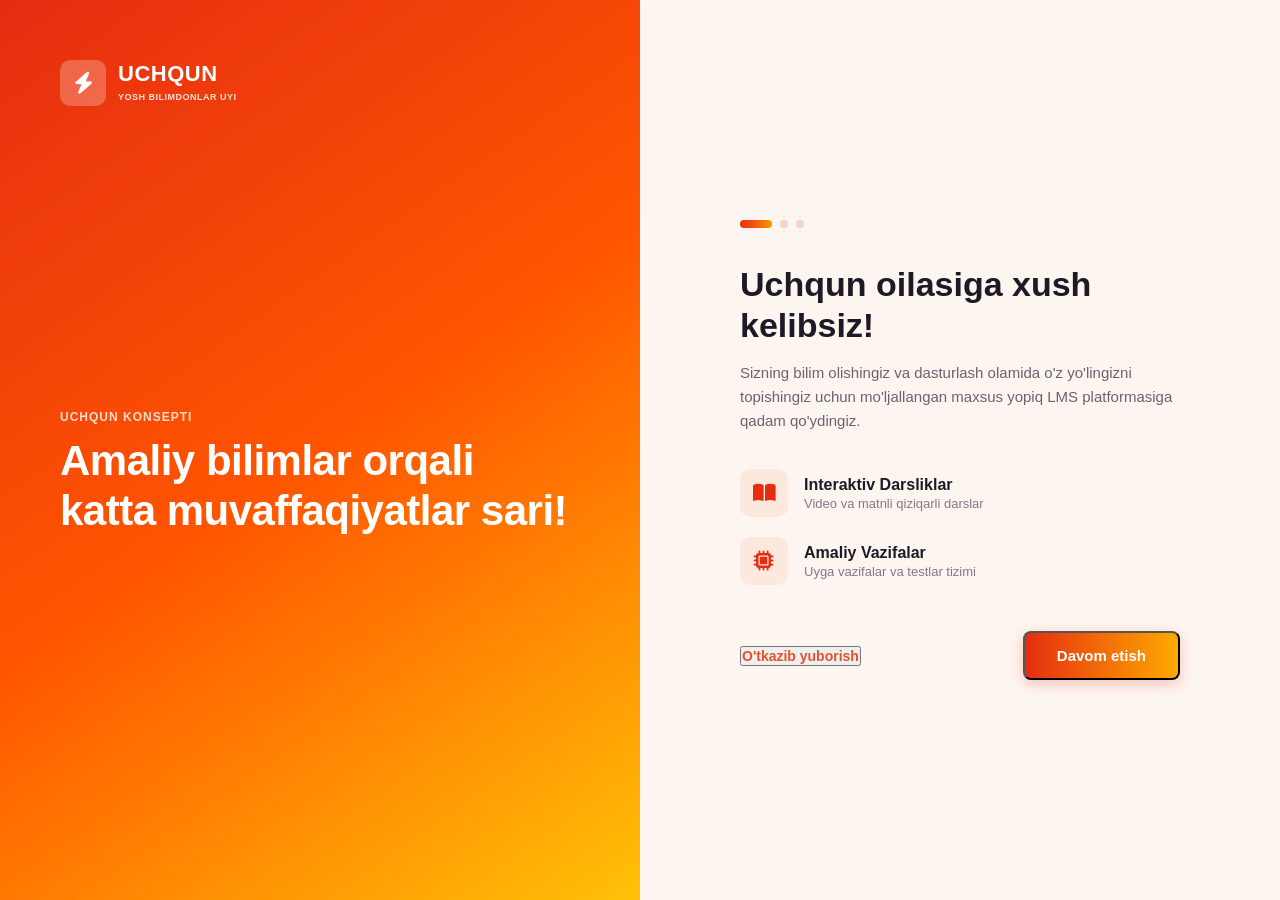
<file: intro_onboarding/index.html>
<!DOCTYPE html>
<html lang="uz">
<head>
    <meta charset="UTF-8">
    <meta name="viewport" content="width=device-width, initial-scale=1.0">
    <title>UCHQUN - Intro Onboarding</title>
    <!-- Font Awesome -->
    <link rel="stylesheet" href="https://cdnjs.cloudflare.com/ajax/libs/font-awesome/6.4.0/css/all.min.css">
    <link rel="stylesheet" href="style.css">
</head>
<body>

    <div class="intro-container">
        <!-- Chap tomon (Banner) -->
        <div class="left-banner">
            <div class="logo-area">
                <div class="logo-icon">
                    <i class="fa-solid fa-bolt"></i>
                </div>
                <div class="logo-text">
                    <h1>UCHQUN</h1>
                    <span>YOSH BILIMDONLAR UYI</span>
                </div>
            </div>

            <div class="banner-content">
                <span class="banner-tag">UCHQUN KONSEPTI</span>
                <h2>Amaliy bilimlar orqali katta muvaffaqiyatlar sari!</h2>
            </div>

            <div></div>
        </div>

        <!-- O'ng tomon (Kontent) -->
        <div class="right-content-container">
            <div class="content-wrapper">
                
                <div class="pagination-dots">
                    <span class="dot active"></span>
                    <span class="dot"></span>
                    <span class="dot"></span>
                </div>

                <h2 class="main-title">Uchqun oilasiga xush kelibsiz!</h2>
                <p class="description">
                    Sizning bilim olishingiz va dasturlash olamida o'z yo'lingizni topishingiz uchun mo'ljallangan maxsus yopiq LMS platformasiga qadam qo'ydingiz.
                </p>

                <div class="features-list">
                    <div class="feature-item">
                        <div class="feature-icon">
                            <i class="fa-solid fa-book-open"></i>
                        </div>
                        <div class="feature-text">
                            <h3>Interaktiv Darsliklar</h3>
                            <p>Video va matnli qiziqarli darslar</p>
                        </div>
                    </div>

                    <div class="feature-item">
                        <div class="feature-icon">
                            <i class="fa-solid fa-microchip"></i>
                        </div>
                        <div class="feature-text">
                            <h3>Amaliy Vazifalar</h3>
                            <p>Uyga vazifalar va testlar tizimi</p>
                        </div>
                    </div>
                </div>

                <div class="action-buttons">
                    <button id="skipBtn" class="skip-btn">O'tkazib yuborish</button>
                    <button id="nextBtn" class="next-btn">Davom etish</button>
                </div>

            </div>
        </div>
    </div>

    <script src="app.js"></script>
</body>
</html>
</file>
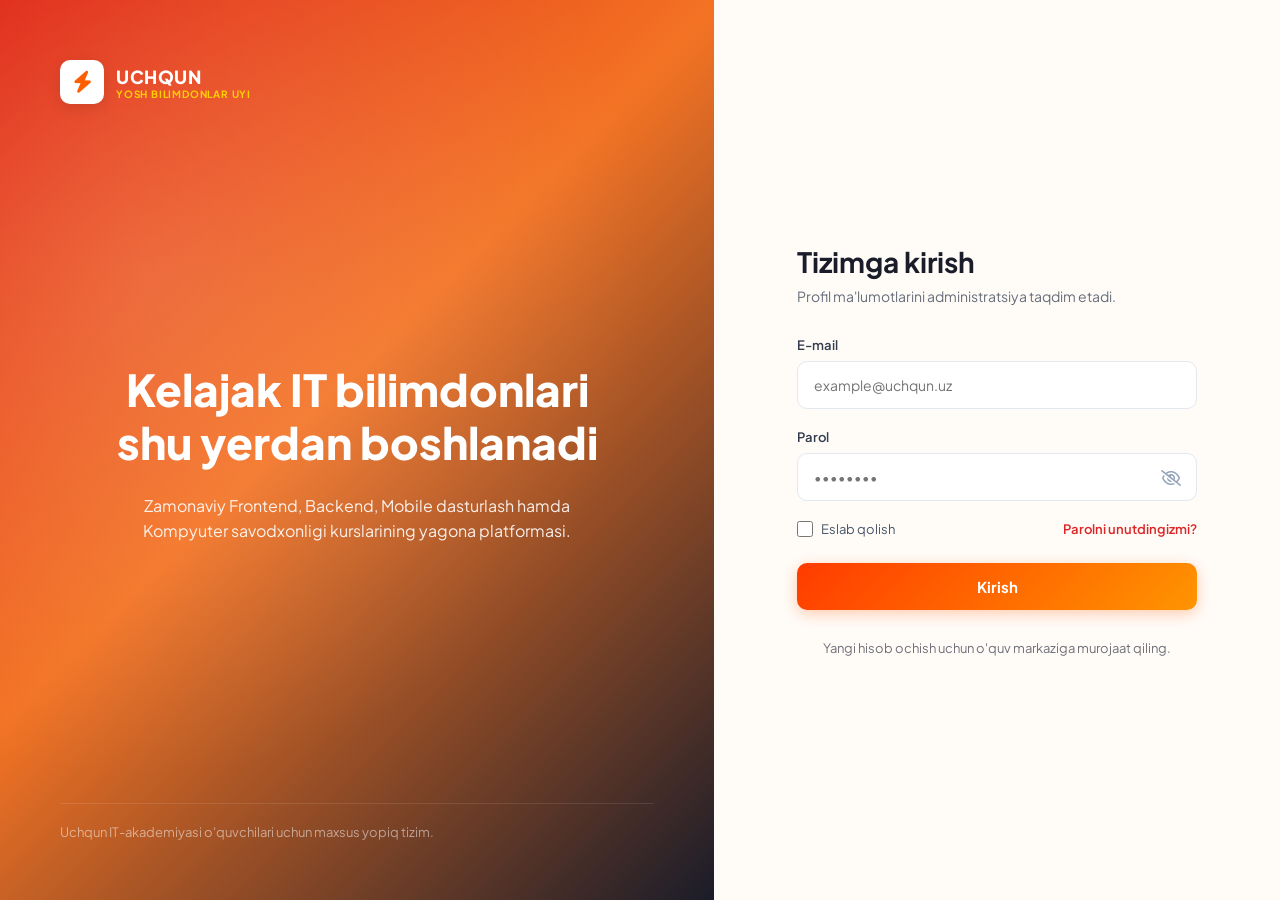
<file: login_screen/index.html>
<!doctype html>
<html lang="uz">
  <head>
    <meta charset="UTF-8" />
    <meta name="viewport" content="width=device-width, initial-scale=1.0" />
    <title>Tizimga kirish - UCHQUN</title>
    <!-- Google Fonts -->
    <link
      href="https://fonts.googleapis.com/css2?family=Plus+Jakarta+Sans:wght@400;500;600;700;800&display=swap"
      rel="stylesheet"
    />
    <!-- FontAwesome icons -->
    <link
      rel="stylesheet"
      href="https://cdnjs.cloudflare.com/ajax/libs/font-awesome/6.4.0/css/all.min.css"
    />
    <link rel="stylesheet" href="style.css" />
  </head>
  <body>
    <div class="login-container">
      <!-- Chap tomon (Gradient fon va markazlashgan matnlar) -->
      <div class="login-banner">
        <div class="banner-content-top">
          <div class="logo-box">
            <div class="logo-icon">
              <i class="fa-solid fa-bolt"></i>
            </div>
            <div class="logo-text">
              <span class="brand-name">UCHQUN</span>
              <span class="brand-sub">YOSH BILIMDONLAR UYI</span>
            </div>
          </div>
        </div>

        <div class="banner-text-centered">
          <h1>Kelajak IT bilimdonlari shu yerdan boshlanadi</h1>
          <p>
            Zamonaviy Frontend, Backend, Mobile dasturlash hamda Kompyuter
            savodxonligi kurslarining yagona platformasi.
          </p>
        </div>

        <div class="banner-footer">
          <p>Uchqun IT-akademiyasi o'quvchilari uchun maxsus yopiq tizim.</p>
        </div>
      </div>

      <!-- O'ng tomon (Kirish formasi) -->
      <div class="login-form-section">
        <div class="form-wrapper">
          <div class="form-header">
            <h2>Tizimga kirish</h2>
            <p>Profil ma'lumotlarini administratsiya taqdim etadi.</p>
          </div>

          <form class="auth-form" onsubmit="event.preventDefault()">
            <div class="input-group">
              <label for="email">E-mail</label>
              <input
                type="email"
                id="email"
                placeholder="example@uchqun.uz"
                required
              />
            </div>

            <div class="input-group">
              <label for="password">Parol</label>
              <div class="password-wrapper">
                <input
                  type="password"
                  id="password"
                  placeholder="••••••••"
                  required
                />
                <button
                  type="button"
                  class="toggle-password"
                  id="togglePassword"
                >
                  <i class="fa-regular fa-eye-slash"></i>
                </button>
              </div>
            </div>

            <div class="form-actions">
              <label class="remember-me">
                <input type="checkbox" />
                <span>Eslab qolish</span>
              </label>
              <a href="#" class="forgot-password">Parolni unutdingizmi?</a>
            </div>

            <button type="submit" class="submit-btn" id="btn_login">Kirish</button>

            <div class="form-footer-text">
              <p>Yangi hisob ochish uchun o'quv markaziga murojaat qiling.</p>
            </div>
          </form>
        </div>
      </div>
    </div>

    <script src="library.js"></script>
    <script src="app.js">
      // Parolni ko'rsatish/yashirish funksionalligi
    </script>

  </body>
</html>
</file>
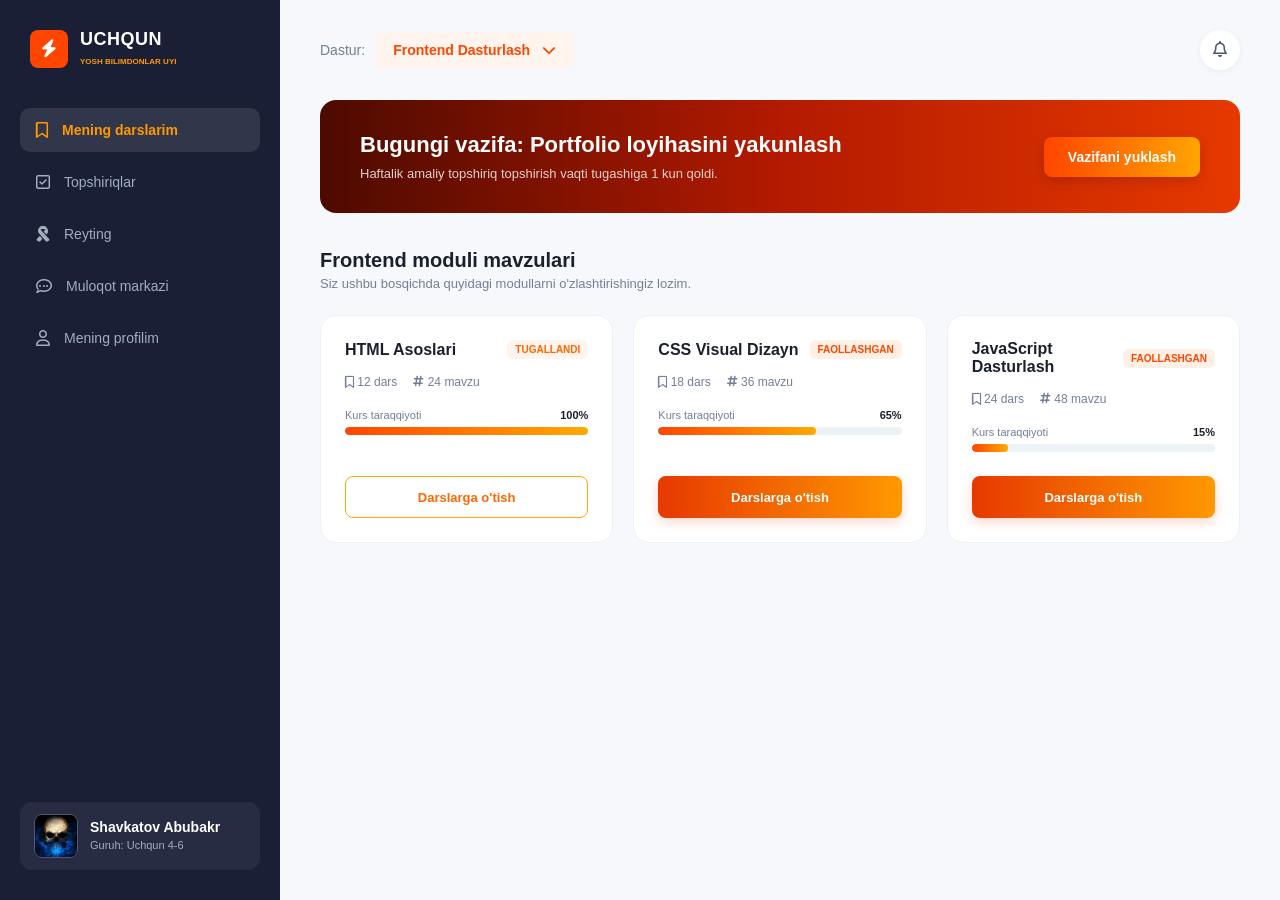
<file: main_dashboard/index.html>
<!DOCTYPE html>
<html lang="uz">
<head>
    <meta charset="UTF-8">
    <meta name="viewport" content="width=device-width, initial-scale=1.0">
    <title>UCHQUN - Asosiy Boshqaruv Paneli</title>
    <!-- Font Awesome -->
    <link rel="stylesheet" href="https://cdnjs.cloudflare.com/ajax/libs/font-awesome/6.4.0/css/all.min.css">
    <link rel="stylesheet" href="style.css">
</head>
<body>

    <div class="dashboard-container">
        <!-- Chap tomondagi Yon Menyu (Sidebar) -->
        <aside class="sidebar">
            <div class="sidebar-top">
                <div class="logo-area">
                    <div class="logo-icon">
                        <i class="fa-solid fa-bolt"></i>
                    </div>
                    <div class="logo-text">
                        <h1>UCHQUN</h1>
                        <span>YOSH BILIMDONLAR UYI</span>
                    </div>
                </div>

                <nav class="nav-menu">
                    <a href="#" class="nav-item active">
                        <i class="fa-regular fa-bookmark"></i>
                        <span>Mening darslarim</span>
                    </a>
                    <a href="#" class="nav-item">
                        <i class="fa-regular fa-square-check"></i>
                        <span>Topshiriqlar</span>
                    </a>
                    <a href="#" class="nav-item">
                        <i class="fa-solid fa-ribbon"></i>
                        <span>Reyting</span>
                    </a>
                    <a href="#" class="nav-item">
                        <i class="fa-regular fa-comment-dots"></i>
                        <span>Muloqot markazi</span>
                    </a>
                    <a href="#" class="nav-item">
                        <i class="fa-regular fa-user"></i>
                        <span>Mening profilim</span>
                    </a>
                </nav>
            </div>

            <!-- Pastki User Profil qismi -->
            <div class="user-profile-card">
                <img src="999.jpg" alt="Shavkatov Abubakr" class="user-avatar">
                <div class="user-info">
                    <h4 class="user-name">Shavkatov Abubakr</h4>
                    <span class="user-group">Guruh: Uchqun 4-6</span>
                </div>
            </div>
        </aside>

        <!-- O'ng tomondagi Asosiy Kontent Paneli -->
        <main class="main-content">
            <!-- Yuqori Header -->
            <header class="top-header">
                <div class="course-selector">
                    <span class="selector-label">Dastur:</span>
                    <div class="dropdown-btn">
                        <span>Frontend Dasturlash</span>
                        <i class="fa-solid fa-chevron-down"></i>
                    </div>
                </div>

                <button class="notification-btn">
                    <i class="fa-regular fa-bell"></i>
                </button>
            </header>

            <!-- Banner (Bugungi vazifa) -->
            <div class="task-banner">
                <div class="banner-text">
                    <h2>Bugungi vazifa: Portfolio loyihasini yakunlash</h2>
                    <p>Haftalik amaliy topshiriq topshirish vaqti tugashiga 1 kun qoldi.</p>
                </div>
                <button class="submit-task-btn">Vazifani yuklash</button>
            </div>

            <!-- Kurs Modullari Sarlavhasi -->
            <div class="modules-header">
                <h3>Frontend moduli mavzulari</h3>
                <p>Siz ushbu bosqichda quyidagi modullarni o'zlashtirishingiz lozim.</p>
            </div>

            <!-- Modullar Kartalari -->
            <div class="modules-grid">
                
                <!-- 1-Modul: HTML Asoslari -->
                <div class="module-card">
                    <div class="card-top">
                        <h4>HTML Asoslari</h4>
                        <span class="badge completed">TUGALLANDI</span>
                    </div>
                    <div class="card-stats">
                        <span><i class="fa-regular fa-bookmark"></i> 12 dars</span>
                        <span><i class="fa-solid fa-hashtag"></i> 24 mavzu</span>
                    </div>
                    <div class="progress-section">
                        <div class="progress-info">
                            <span>Kurs taraqqiyoti</span>
                            <span class="percent">100%</span>
                        </div>
                        <div class="progress-bar">
                            <div class="progress-fill fill-100"></div>
                        </div>
                    </div>
                    <button class="card-btn outline">Darslarga o'tish</button>
                </div>

                <!-- 2-Modul: CSS Visual Dizayn -->
                <div class="module-card">
                    <div class="card-top">
                        <h4>CSS Visual Dizayn</h4>
                        <span class="badge active">FAOLLASHGAN</span>
                    </div>
                    <div class="card-stats">
                        <span><i class="fa-regular fa-bookmark"></i> 18 dars</span>
                        <span><i class="fa-solid fa-hashtag"></i> 36 mavzu</span>
                    </div>
                    <div class="progress-section">
                        <div class="progress-info">
                            <span>Kurs taraqqiyoti</span>
                            <span class="percent">65%</span>
                        </div>
                        <div class="progress-bar">
                            <div class="progress-fill fill-65"></div>
                        </div>
                    </div>
                    <button class="card-btn filled">Darslarga o'tish</button>
                </div>

                <!-- 3-Modul: JavaScript Dasturlash -->
                <div class="module-card">
                    <div class="card-top">
                        <h4>JavaScript Dasturlash</h4>
                        <span class="badge active">FAOLLASHGAN</span>
                    </div>
                    <div class="card-stats">
                        <span><i class="fa-regular fa-bookmark"></i> 24 dars</span>
                        <span><i class="fa-solid fa-hashtag"></i> 48 mavzu</span>
                    </div>
                    <div class="progress-section">
                        <div class="progress-info">
                            <span>Kurs taraqqiyoti</span>
                            <span class="percent">15%</span>
                        </div>
                        <div class="progress-bar">
                            <div class="progress-fill fill-15"></div>
                        </div>
                    </div>
                    <button class="card-btn filled">Darslarga o'tish</button>
                </div>

            </div>
        </main>
    </div>

    <script src="app.js"></script>
</body>
</html>
</file>
<file: intro_onboarding/style.css>
* {
    margin: 0;
    padding: 0;
    box-sizing: border-box;
    font-family: -apple-system, BlinkMacSystemFont, "Segoe UI", Roboto, Helvetica, Arial, sans-serif;
}

html, body {
    width: 100vw;
    height: 100vh;
    overflow: hidden;
}

.intro-container {
    display: flex;
    width: 100vw;
    height: 100vh;
}

.left-banner {
    flex: 1;
    background: linear-gradient(145deg, #e52d11 0%, #ff5500 50%, #ffc107 100%);
    padding: 60px;
    display: flex;
    flex-direction: column;
    justify-content: space-between;
    color: #ffffff;
}

.logo-area {
    display: flex;
    align-items: center;
    gap: 12px;
}

.logo-icon {
    width: 46px;
    height: 46px;
    background-color: rgba(255, 255, 255, 0.25);
    backdrop-filter: blur(8px);
    border-radius: 10px;
    display: flex;
    justify-content: center;
    align-items: center;
    color: #ffffff;
    font-size: 22px;
}

.logo-text h1 {
    font-size: 22px;
    font-weight: 800;
    letter-spacing: 0.5px;
    line-height: 1.1;
}

.logo-text span {
    font-size: 9px;
    font-weight: 700;
    color: rgba(255, 255, 255, 0.85);
    letter-spacing: 0.5px;
}

.banner-content {
    max-width: 520px;
}

.banner-tag {
    font-size: 12px;
    font-weight: 700;
    letter-spacing: 1px;
    color: rgba(255, 255, 255, 0.8);
    display: block;
    margin-bottom: 12px;
    text-transform: uppercase;
}

.banner-content h2 {
    font-size: 42px;
    font-weight: 800;
    line-height: 1.18;
    letter-spacing: -0.5px;
}

.right-content-container {
    flex: 1;
    background-color: #fdf6f0;
    display: flex;
    justify-content: center;
    align-items: center;
    padding: 60px;
}

.content-wrapper {
    width: 100%;
    max-width: 440px;
}

.pagination-dots {
    display: flex;
    align-items: center;
    gap: 8px;
    margin-bottom: 36px;
}

.dot {
    width: 8px;
    height: 8px;
    border-radius: 50%;
    background-color: #f5d3c8;
}

.dot.active {
    width: 32px;
    height: 8px;
    border-radius: 4px;
    background: linear-gradient(90deg, #e52d11, #ff9100);
}

.main-title {
    font-size: 34px;
    font-weight: 800;
    color: #1e1926;
    margin-bottom: 16px;
    line-height: 1.2;
}

.description {
    font-size: 15px;
    line-height: 1.6;
    color: #6b6270;
    margin-bottom: 36px;
}

.features-list {
    display: flex;
    flex-direction: column;
    gap: 20px;
    margin-bottom: 46px;
}

.feature-item {
    display: flex;
    align-items: center;
    gap: 16px;
}

.feature-icon {
    width: 48px;
    height: 48px;
    background-color: #fde8dd;
    border-radius: 10px;
    display: flex;
    justify-content: center;
    align-items: center;
    color: #e52d11;
    font-size: 20px;
    flex-shrink: 0;
}

.feature-text h3 {
    font-size: 16px;
    font-weight: 700;
    color: #1e1926;
    margin-bottom: 2px;
}

.feature-text p {
    font-size: 13px;
    color: #83788a;
}

.action-buttons {
    display: flex;
    justify-content: space-between;
    align-items: center;
}

.skip-btn {
    color: #e5532d;
    text-decoration: none;
    font-size: 14px;
    font-weight: 600;
}

.next-btn {
    display: inline-flex;
    justify-content: center;
    align-items: center;
    padding: 14px 32px;
    background: linear-gradient(90deg, #e52d11 0%, #ffaa00 100%);
    color: #ffffff;
    text-decoration: none;
    font-size: 15px;
    font-weight: 600;
    border-radius: 8px;
    box-shadow: 0 4px 14px rgba(229, 45, 17, 0.25);
}
</file>
<file: login_screen/style.css>
* {
    margin: 0;
    padding: 0;
    box-sizing: border-box;
    font-family: 'Plus Jakarta Sans', sans-serif;
}

body {
    background-color: #0f1117;
    min-height: 100vh;
    display: flex;
    justify-content: center;
    align-items: center;
}

.login-container {
    width: 100%;
    min-height: 100vh;
    display: flex;
    background-color: #ffffff;
}

/* Chap banner qismi */
.login-banner {
    flex: 1.1;
    background: linear-gradient(135deg, #df2411 0%, #f37324 45%, #1a1c29 100%);
    padding: 60px;
    display: flex;
    flex-direction: column;
    justify-content: space-between; /* Elementlarni tepa va pastga ajratadi */
    position: relative;
    overflow: hidden;
}

.login-banner::before {
    content: '';
    position: absolute;
    width: 100%;
    height: 100%;
    top: 0;
    left: 0;
    background: radial-gradient(circle at 20% 30%, rgba(255, 255, 255, 0.15) 0%, transparent 60%);
    pointer-events: none;
}

/* Logotipni tepada ushlab turish uchun konteyner */
.banner-content-top {
    position: relative;
    z-index: 2;
}

.logo-box {
    display: flex;
    align-items: center;
    gap: 12px;
}

.logo-icon {
    width: 44px;
    height: 44px;
    background: #ffffff;
    border-radius: 10px;
    display: flex;
    align-items: center;
    justify-content: center;
    color: #ff5e00;
    font-size: 22px;
    box-shadow: 0 4px 15px rgba(0, 0, 0, 0.1);
}

.logo-text {
    display: flex;
    flex-direction: column;
}

.brand-name {
    color: #ffffff;
    font-weight: 800;
    font-size: 18px;
    letter-spacing: 0.5px;
}

.brand-sub {
    color: #ffd000;
    font-size: 10px;
    font-weight: 700;
    letter-spacing: 0.8px;
}

/* ASOSIY O'ZGARISH: Matnni markazga keltirish */
.banner-text-centered {
    max-width: 580px;
    margin: 0 auto; /* Gorizontal markazga olish */
    text-align: center; /* Ichidagi matnlarni markazga tekislash */
    position: relative;
    z-index: 2;
    /* Banner balandligi bo'yicha o'rtaroqqa joylashtirish uchun qo'shimcha padding */
    padding: 0 20px; 
}

.banner-text-centered h1 {
    color: #ffffff;
    font-size: 44px; /* Rasmga mos kattalik */
    font-weight: 800;
    line-height: 1.2;
    margin-bottom: 24px;
}

.banner-text-centered p {
    color: rgba(255, 255, 255, 0.9);
    font-size: 16px;
    line-height: 1.6;
    max-width: 500px; /* Matn uzunligini nazorat qilish */
    margin: 0 auto;
}

/* Pastki yozuv */
.banner-footer {
    position: relative;
    z-index: 2;
}

.banner-footer p {
    color: rgba(255, 255, 255, 0.5);
    font-size: 13px;
    border-top: 1px solid rgba(255, 255, 255, 0.1);
    padding-top: 20px;
}

/* O'ng tomon (Forma qismi - o'zgarishsiz) */
.login-form-section {
    flex: 0.9;
    background-color: #fffcf8;
    display: flex;
    align-items: center;
    justify-content: center;
    padding: 40px;
}

.form-wrapper {
    width: 100%;
    max-width: 400px;
}

.form-header {
    margin-bottom: 32px;
}

.form-header h2 {
    color: #1a1c29;
    font-size: 28px;
    font-weight: 700;
    margin-bottom: 8px;
}

.form-header p {
    color: #666e7a;
    font-size: 14px;
}

.auth-form {
    display: flex;
    flex-direction: column;
    gap: 20px;
}

.input-group {
    display: flex;
    flex-direction: column;
    gap: 8px;
}

.input-group label {
    color: #333d4d;
    font-size: 13px;
    font-weight: 600;
}

.input-group input {
    width: 100%;
    padding: 14px 16px;
    border: 1px solid #e2e8f0;
    border-radius: 10px;
    font-size: 14px;
    background-color: #ffffff;
    transition: all 0.3s ease;
    outline: none;
    color: #1a1c29;
}

.input-group input:focus {
    border-color: #ff5e00;
    box-shadow: 0 0 0 3px rgba(255, 94, 0, 0.12);
}

.password-wrapper {
    position: relative;
}

.toggle-password {
    position: absolute;
    right: 16px;
    top: 50%;
    transform: translateY(-50%);
    background: none;
    border: none;
    color: #94a3b8;
    cursor: pointer;
    font-size: 16px;
}

.form-actions {
    display: flex;
    justify-content: space-between;
    align-items: center;
    font-size: 13px;
}



.remember-me {
    display: flex;
    align-items: center;
    gap: 8px;
    color: #475569;
    cursor: pointer;
}

.remember-me input {
    accent-color: #ff5e00;
    width: 16px;
    height: 16px;
    cursor: pointer;
}

.forgot-password {
    color: #dc2626;
    text-decoration: none;
    font-weight: 600;
    transition: opacity 0.2s;
}

.forgot-password:hover {
    opacity: 0.8;
}

.submit-btn {
    width: 100%;
    padding: 14px;
    background: linear-gradient(135deg, #ff3b00 0%, #ff9500 100%);
    color: #ffffff;
    border: none;
    border-radius: 10px;
    font-size: 15px;
    font-weight: 700;
    cursor: pointer;
    box-shadow: 0 4px 15px rgba(255, 94, 0, 0.3);
    transition: transform 0.2s, box-shadow 0.2s;
    margin-top: 6px;
}

.submit-btn:hover {
    transform: translateY(-1px);
    box-shadow: 0 6px 20px rgba(255, 94, 0, 0.4);
}

.submit-btn:active {
    transform: translateY(1px);
}

.form-footer-text {
    text-align: center;
    margin-top: 10px;
}

.form-footer-text p {
    color: #71717a;
    font-size: 13px;
}

/* Mobil qurilmalar uchun moslashuvchanlik (Responsive) */
@media (max-width: 1000px) {
    .login-container {
        flex-direction: column;
    }
    .login-banner {
        padding: 40px 20px;
        min-height: 400px;
    }
    .banner-text-centered h1 {
        font-size: 32px;
    }
    .banner-text-centered p {
        font-size: 14px;
    }
    .login-form-section {
        padding: 40px 20px;
    }
    .banner-content-top {
        margin-bottom: 30px;
    }
}


.loading-overlay {
    position: fixed;
    top: 0;
    left: 0;
    width: 100%;
    height: 100%;
    background-color: rgba(0, 0, 0, 0.5);
    display: flex;
    justify-content: center;
    align-items: center;
    z-index: 9999;
}

.loading-spinner {
    width: 50px;
    height: 50px;
    border: 5px solid #f3f3f3;
    border-top: 5px solid #4f46e5; /* Brend rangingizga moslab o'zgartirishingiz mumkin */
    border-radius: 50%;
    animation: spin 1s linear infinite;
}

@keyframes spin {
    0% { transform: rotate(0deg); }
    100% { transform: rotate(360deg); }
}

/* Yшиrilgan holat uchun */
.hidden {
    display: none !important;
}
</file>
<file: main_dashboard/style.css>
* {
    margin: 0;
    padding: 0;
    box-sizing: border-box;
    font-family: -apple-system, BlinkMacSystemFont, "Segoe UI", Roboto, Helvetica, Arial, sans-serif;
}

html, body {
    width: 100vw;
    height: 100vh;
    overflow: hidden;
    background-color: #f6f8fb;
}

.dashboard-container {
    display: flex;
    width: 100vw;
    height: 100vh;
}

/* SIDEBAR (To'q binafsha/ko'k menyu) */
.sidebar {
    width: 280px;
    background-color: #1a1f36;
    color: #ffffff;
    display: flex;
    flex-direction: column;
    justify-content: space-between;
    padding: 30px 20px;
    flex-shrink: 0;
}

.logo-area {
    display: flex;
    align-items: center;
    gap: 12px;
    margin-bottom: 40px;
    padding-left: 10px;
}

.logo-icon {
    width: 38px;
    height: 38px;
    background: #ff4500;
    border-radius: 8px;
    display: flex;
    justify-content: center;
    align-items: center;
    color: #ffffff;
    font-size: 18px;
}

.logo-text h1 {
    font-size: 18px;
    font-weight: 800;
    letter-spacing: 0.5px;
    line-height: 1.1;
}

.logo-text span {
    font-size: 8px;
    font-weight: 700;
    color: #ff9900;
}

/* Navigatsiya menyusi */
.nav-menu {
    display: flex;
    flex-direction: column;
    gap: 8px;
}

.nav-item {
    display: flex;
    align-items: center;
    gap: 14px;
    padding: 14px 16px;
    color: #a0aec0;
    text-decoration: none;
    font-size: 14px;
    font-weight: 500;
    border-radius: 10px;
    transition: all 0.2s;
}

.nav-item:hover {
    color: #ffffff;
    background-color: rgba(255, 255, 255, 0.05);
}

.nav-item.active {
    background-color: rgba(255, 255, 255, 0.1);
    color: #ff9900;
    font-weight: 600;
}

.nav-item i {
    font-size: 16px;
}

/* User Profil qismi */
.user-profile-card {
    background-color: rgba(255, 255, 255, 0.06);
    border-radius: 12px;
    padding: 12px 14px;
    display: flex;
    align-items: center;
    gap: 12px;
}

.user-avatar {
    width: 44px;
    height: 44px;
    border-radius: 8px;
    object-fit: cover;
    border: 1px solid rgba(255, 255, 255, 0.2);
}

.user-name {
    font-size: 14px;
    font-weight: 700;
    color: #ffffff;
    line-height: 1.2;
}

.user-group {
    font-size: 11px;
    color: #a0aec0;
}

/* MAIN CONTENT */
.main-content {
    flex: 1;
    padding: 30px 40px;
    overflow-y: auto;
    display: flex;
    flex-direction: column;
}

/* Top Header */
.top-header {
    display: flex;
    justify-content: space-between;
    align-items: center;
    margin-bottom: 30px;
}

.course-selector {
    display: flex;
    align-items: center;
    gap: 10px;
}

.selector-label {
    font-size: 14px;
    color: #718096;
}

.dropdown-btn {
    background: #fff5ee;
    color: #ff4500;
    padding: 10px 18px;
    border-radius: 8px;
    font-size: 14px;
    font-weight: 700;
    display: flex;
    align-items: center;
    gap: 12px;
    cursor: pointer;
}

.notification-btn {
    width: 40px;
    height: 40px;
    border-radius: 50%;
    border: none;
    background: #ffffff;
    box-shadow: 0 2px 8px rgba(0,0,0,0.05);
    color: #4a5568;
    font-size: 16px;
    cursor: pointer;
}

/* Banner */
.task-banner {
    background: linear-gradient(90deg, #4d0a00 0%, #b31a00 50%, #e63900 100%);
    border-radius: 16px;
    padding: 32px 40px;
    color: #ffffff;
    display: flex;
    justify-content: space-between;
    align-items: center;
    margin-bottom: 36px;
}

.banner-text h2 {
    font-size: 22px;
    font-weight: 800;
    margin-bottom: 8px;
}

.banner-text p {
    font-size: 13px;
    color: rgba(255, 255, 255, 0.8);
}

.submit-task-btn {
    background: linear-gradient(90deg, #ff4500, #ffa500);
    border: none;
    padding: 12px 24px;
    border-radius: 8px;
    color: #ffffff;
    font-weight: 700;
    font-size: 14px;
    cursor: pointer;
    white-space: nowrap;
    box-shadow: 0 4px 12px rgba(0,0,0,0.15);
}

/* Modullar sarlavhasi */
.modules-header {
    margin-bottom: 24px;
}

.modules-header h3 {
    font-size: 20px;
    font-weight: 800;
    color: #1a202c;
    margin-bottom: 4px;
}

.modules-header p {
    font-size: 13px;
    color: #718096;
}

/* Modullar kataklari */
.modules-grid {
    display: grid;
    grid-template-columns: repeat(3, 1fr);
    gap: 20px;
}

.module-card {
    background: #ffffff;
    border-radius: 16px;
    padding: 24px;
    border: 1px solid #edf2f7;
    display: flex;
    flex-direction: column;
}

.card-top {
    display: flex;
    justify-content: space-between;
    align-items: center;
    margin-bottom: 16px;
}

.card-top h4 {
    font-size: 16px;
    font-weight: 800;
    color: #1a202c;
}

.badge {
    font-size: 10px;
    font-weight: 800;
    padding: 4px 8px;
    border-radius: 6px;
}

.badge.completed {
    background: #fff5ee;
    color: #ff6600;
}

.badge.active {
    background: #fff0e6;
    color: #ff4500;
}

.card-stats {
    display: flex;
    gap: 16px;
    font-size: 12px;
    color: #718096;
    margin-bottom: 20px;
}

.progress-section {
    margin-bottom: 24px;
}

.progress-info {
    display: flex;
    justify-content: space-between;
    font-size: 11px;
    color: #718096;
    margin-bottom: 6px;
}

.progress-info .percent {
    font-weight: 700;
    color: #1a202c;
}

.progress-bar {
    width: 100%;
    height: 8px;
    background: #edf2f7;
    border-radius: 4px;
    overflow: hidden;
}

.progress-fill {
    height: 100%;
    background: linear-gradient(90deg, #ff4500, #ffaa00);
    border-radius: 4px;
}

.fill-100 { width: 100%; }
.fill-65 { width: 65%; }
.fill-15 { width: 15%; }

/* Tugmalar */
.card-btn {
    width: 100%;
    height: 42px;
    border-radius: 8px;
    font-weight: 700;
    font-size: 13px;
    cursor: pointer;
    margin-top: auto;
}

.card-btn.outline {
    background: transparent;
    border: 1px solid #ffaa00;
    color: #ff6600;
}

.card-btn.filled {
    background: linear-gradient(90deg, #e63900, #ff9900);
    border: none;
    color: #ffffff;
    box-shadow: 0 4px 12px rgba(230, 57, 0, 0.2);
}
</file>
